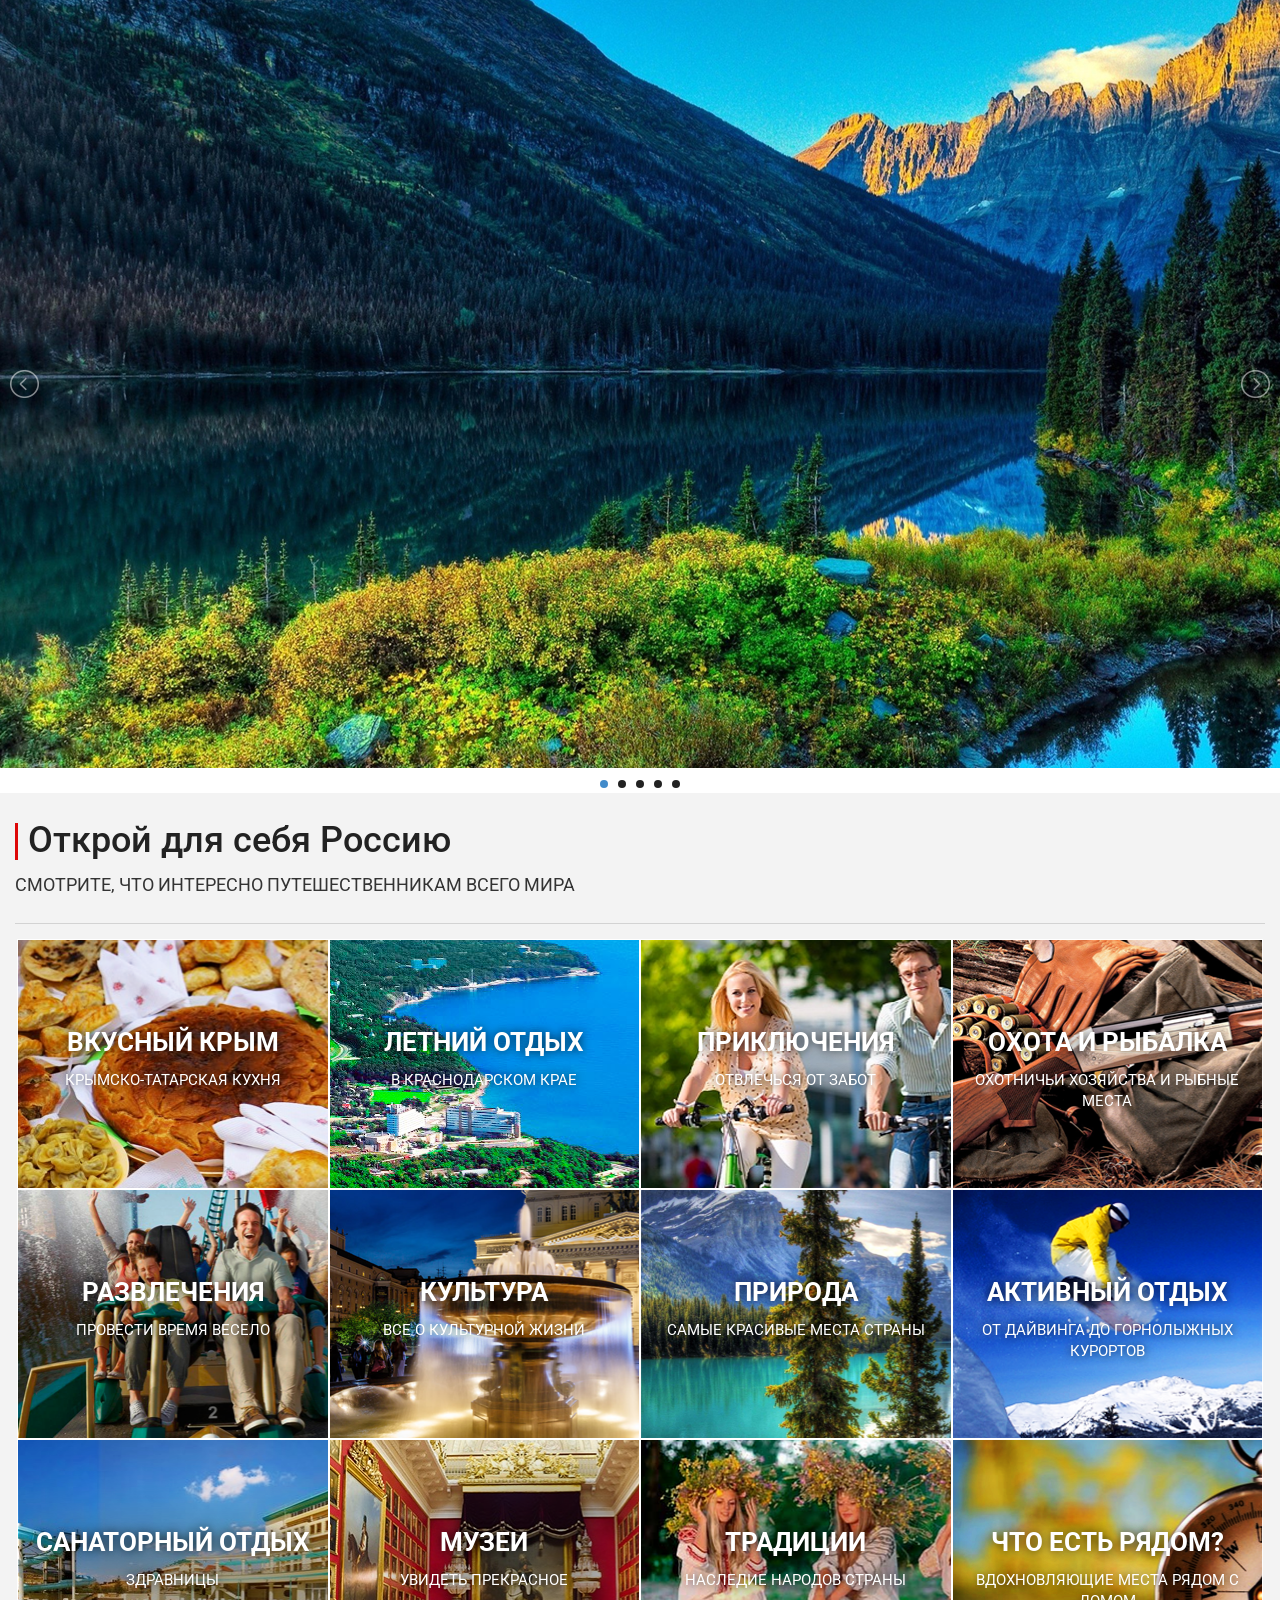
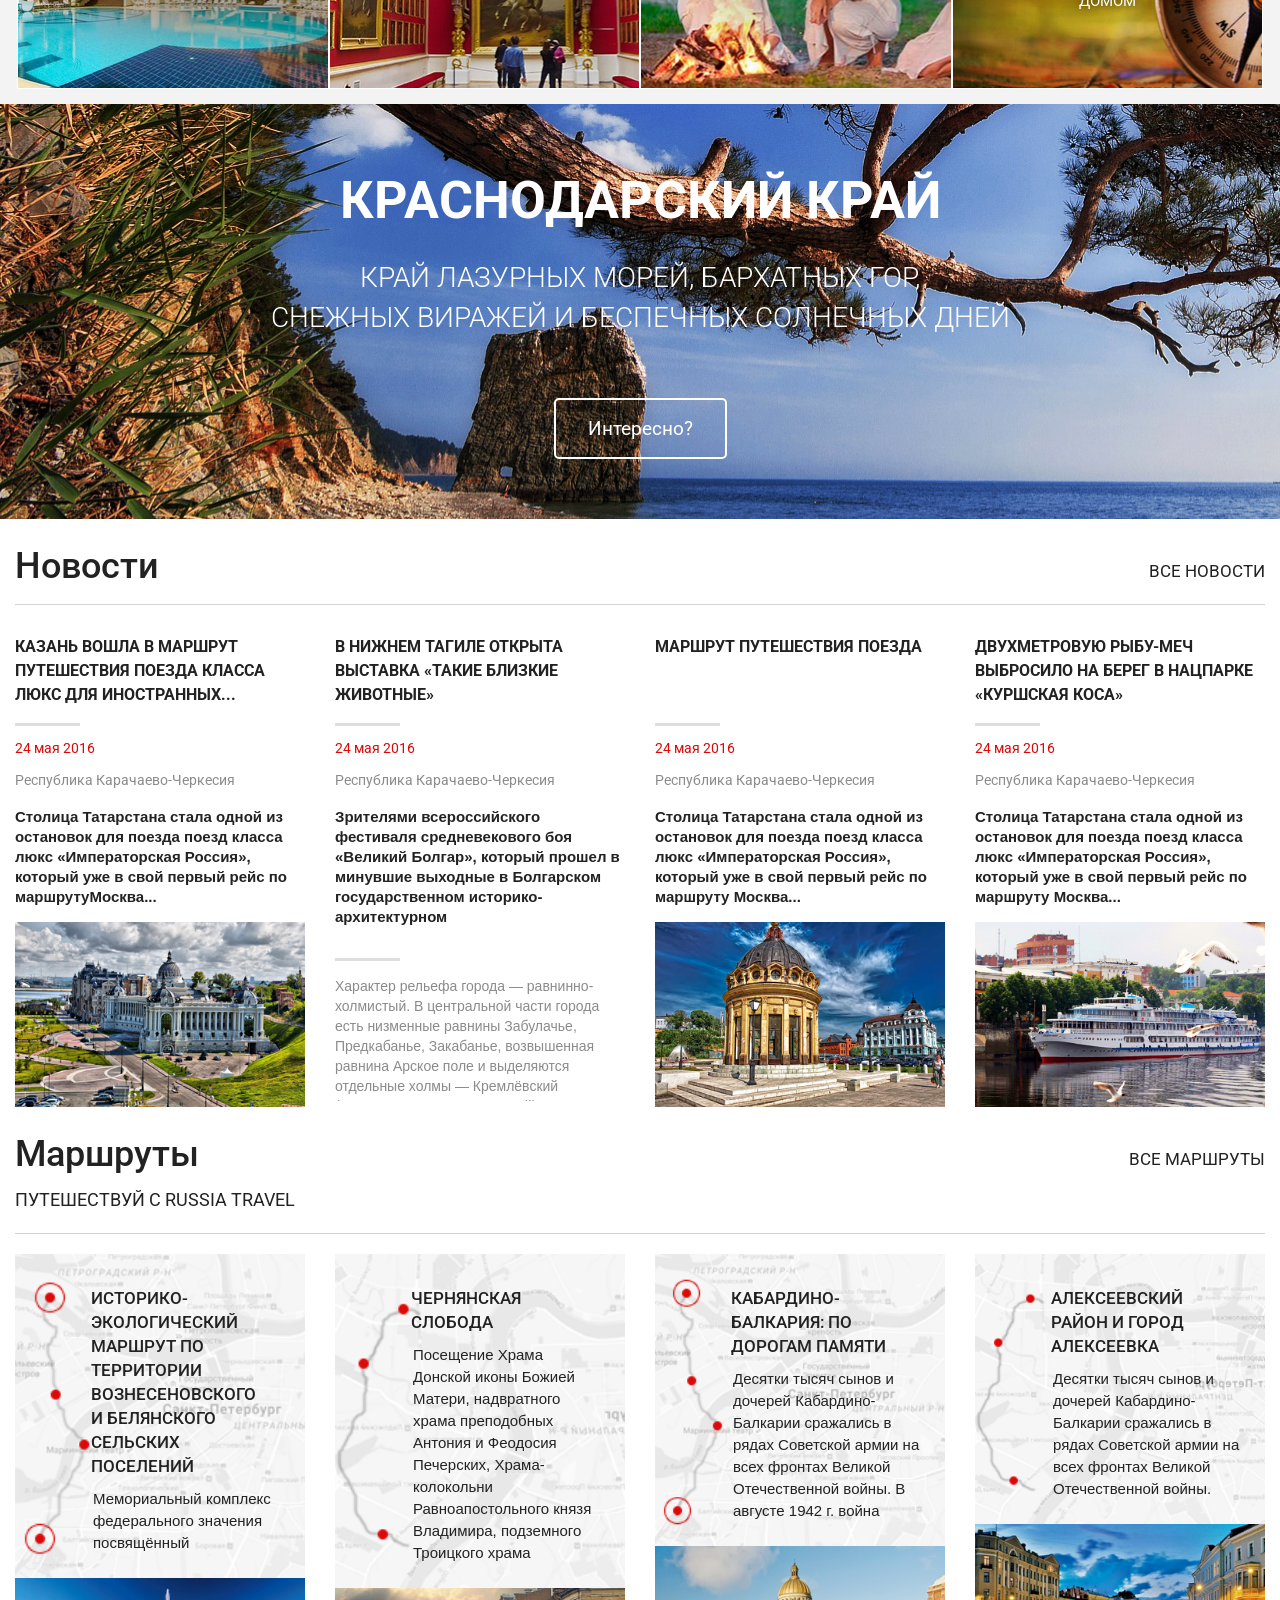
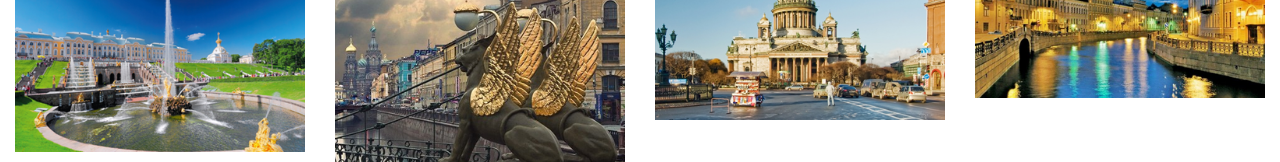
<file: app/index.html>
<!DOCTYPE html>
<html class="no-js" lang="ru">

<head>

	<meta charset="utf-8">

	<title>RussiaTravel</title>

	<meta name="description" content="">
	<meta name="keywords" content="">

	<meta property="og:title" content="" />
	<meta property="og:url" content=""/>
	<meta property="og:image" content="">
	<meta property="og:site_name" content=""/>
	<meta property="og:description" content="" />

	<meta http-equiv="X-UA-Compatible" content="IE=edge">
	<meta name="viewport" content="width=device-width, initial-scale=1, maximum-scale=1">

	<meta property="og:image" content="path/to/image.jpg">

	<link rel="shortcut icon" href="img/favicon/favicon.png" type="image/x-icon">
	<link rel="apple-touch-icon" href="img/favicon/apple-touch-icon.png">
	<link rel="apple-touch-icon" sizes="72x72" href="img/favicon/apple-touch-icon-72x72.png">
	<link rel="apple-touch-icon" sizes="114x114" href="img/favicon/apple-touch-icon-114x114.png">

	<!-- RESET -->
	<style>html,body,div,span,applet,object,iframe,h1,h2,h3,h4,h5,h6,p,blockquote,pre,a,abbr,acronym,address,big,cite,code,del,dfn,em,img,ins,kbd,q,s,samp,small,strike,strong,sub,sup,tt,var,b,u,i,center,dl,dt,dd,ol,ul,li,fieldset,form,label,legend,table,caption,tbody,tfoot,thead,tr,th,td,article,aside,canvas,details,embed,figure,figcaption,footer,header,hgroup,menu,nav,output,ruby,section,summary,time,mark,audio,video{margin:0;padding:0;border:0;font-size:100%;font:inherit;vertical-align:baseline}article,aside,details,figcaption,figure,footer,header,hgroup,menu,nav,section{display:block}body{line-height:1}ol,ul{list-style:none}blockquote,q{quotes:none}blockquote:before,blockquote:after,q:before,q:after{content:'';content:none}table{border-collapse:collapse;border-spacing:0}</style>
	<!-- Bootstrap v3.3.4 Grid Styles -->
	<style>html{font-family:sans-serif;-ms-text-size-adjust:100%;-webkit-text-size-adjust:100%}body{margin:0}article,aside,details,figcaption,figure,footer,header,hgroup,main,menu,nav,section,summary{display:block}audio,canvas,progress,video{display:inline-block;vertical-align:baseline}audio:not([controls]){display:none;height:0}[hidden],template{display:none}a{background-color:transparent}a:active,a:hover{outline:0}abbr[title]{border-bottom:1px dotted}b,strong{font-weight:bold}dfn{font-style:italic}h1{font-size:2em;margin:0.67em 0}mark{background:#ff0;color:#000}small{font-size:80%}sub,sup{font-size:75%;line-height:0;position:relative;vertical-align:baseline}sup{top:-0.5em}sub{bottom:-0.25em}img{border:0}svg:not(:root){overflow:hidden}figure{margin:1em 40px}hr{-moz-box-sizing:content-box;-webkit-box-sizing:content-box;box-sizing:content-box;height:0}pre{overflow:auto}code,kbd,pre,samp{font-family:monospace, monospace;font-size:1em}button,input,optgroup,select,textarea{color:inherit;font:inherit;margin:0}button{overflow:visible}button,select{text-transform:none}button,html input[type="button"],input[type="reset"],input[type="submit"]{-webkit-appearance:button;cursor:pointer}button[disabled],html input[disabled]{cursor:default}button::-moz-focus-inner,input::-moz-focus-inner{border:0;padding:0}input{line-height:normal}input[type="checkbox"],input[type="radio"]{-webkit-box-sizing:border-box;-moz-box-sizing:border-box;box-sizing:border-box;padding:0}input[type="number"]::-webkit-inner-spin-button,input[type="number"]::-webkit-outer-spin-button{height:auto}input[type="search"]{-webkit-appearance:textfield;-moz-box-sizing:content-box;-webkit-box-sizing:content-box;box-sizing:content-box}input[type="search"]::-webkit-search-cancel-button,input[type="search"]::-webkit-search-decoration{-webkit-appearance:none}fieldset{border:1px solid #c0c0c0;margin:0 2px;padding:0.35em 0.625em 0.75em}legend{border:0;padding:0}textarea{overflow:auto}optgroup{font-weight:bold}table{border-collapse:collapse;border-spacing:0}td,th{padding:0}*{-webkit-box-sizing:border-box;-moz-box-sizing:border-box;box-sizing:border-box}*:before,*:after{-webkit-box-sizing:border-box;-moz-box-sizing:border-box;box-sizing:border-box}html{font-size:10px;-webkit-tap-highlight-color:rgba(0,0,0,0)}body{font-family:"Helvetica Neue",Helvetica,Arial,sans-serif;font-size:14px;line-height:1.42857143;color:#333;background-color:#fff}input,button,select,textarea{font-family:inherit;font-size:inherit;line-height:inherit}a{color:#337ab7;text-decoration:none}a:hover,a:focus{color:#23527c;text-decoration:underline}a:focus{outline:thin dotted;outline:5px auto -webkit-focus-ring-color;outline-offset:-2px}figure{margin:0}img{vertical-align:middle}.img-responsive{display:block;max-width:100%;height:auto}.img-rounded{border-radius:6px}.img-thumbnail{padding:4px;line-height:1.42857143;background-color:#fff;border:1px solid #ddd;border-radius:4px;-webkit-transition:all .2s ease-in-out;-o-transition:all .2s ease-in-out;transition:all .2s ease-in-out;display:inline-block;max-width:100%;height:auto}.img-circle{border-radius:50%}hr{margin-top:20px;margin-bottom:20px;border:0;border-top:1px solid #eee}.sr-only{position:absolute;width:1px;height:1px;margin:-1px;padding:0;overflow:hidden;clip:rect(0, 0, 0, 0);border:0}.sr-only-focusable:active,.sr-only-focusable:focus{position:static;width:auto;height:auto;margin:0;overflow:visible;clip:auto}[role="button"]{cursor:pointer}.container{margin-right:auto;margin-left:auto;padding-left:15px;padding-right:15px}@media (min-width:768px){.container{width:750px}}@media (min-width:992px){.container{width:970px}}@media (min-width:1200px){.container{width:1170px}}.container-fluid{margin-right:auto;margin-left:auto;padding-left:15px;padding-right:15px}.row{margin-left:-15px;margin-right:-15px}.col-xs-1, .col-sm-1, .col-md-1, .col-lg-1, .col-xs-2, .col-sm-2, .col-md-2, .col-lg-2, .col-xs-3, .col-sm-3, .col-md-3, .col-lg-3, .col-xs-4, .col-sm-4, .col-md-4, .col-lg-4, .col-xs-5, .col-sm-5, .col-md-5, .col-lg-5, .col-xs-6, .col-sm-6, .col-md-6, .col-lg-6, .col-xs-7, .col-sm-7, .col-md-7, .col-lg-7, .col-xs-8, .col-sm-8, .col-md-8, .col-lg-8, .col-xs-9, .col-sm-9, .col-md-9, .col-lg-9, .col-xs-10, .col-sm-10, .col-md-10, .col-lg-10, .col-xs-11, .col-sm-11, .col-md-11, .col-lg-11, .col-xs-12, .col-sm-12, .col-md-12, .col-lg-12{position:relative;min-height:1px;padding-left:15px;padding-right:15px}.col-xs-1, .col-xs-2, .col-xs-3, .col-xs-4, .col-xs-5, .col-xs-6, .col-xs-7, .col-xs-8, .col-xs-9, .col-xs-10, .col-xs-11, .col-xs-12{float:left}.col-xs-12{width:100%}.col-xs-11{width:91.66666667%}.col-xs-10{width:83.33333333%}.col-xs-9{width:75%}.col-xs-8{width:66.66666667%}.col-xs-7{width:58.33333333%}.col-xs-6{width:50%}.col-xs-5{width:41.66666667%}.col-xs-4{width:33.33333333%}.col-xs-3{width:25%}.col-xs-2{width:16.66666667%}.col-xs-1{width:8.33333333%}.col-xs-pull-12{right:100%}.col-xs-pull-11{right:91.66666667%}.col-xs-pull-10{right:83.33333333%}.col-xs-pull-9{right:75%}.col-xs-pull-8{right:66.66666667%}.col-xs-pull-7{right:58.33333333%}.col-xs-pull-6{right:50%}.col-xs-pull-5{right:41.66666667%}.col-xs-pull-4{right:33.33333333%}.col-xs-pull-3{right:25%}.col-xs-pull-2{right:16.66666667%}.col-xs-pull-1{right:8.33333333%}.col-xs-pull-0{right:auto}.col-xs-push-12{left:100%}.col-xs-push-11{left:91.66666667%}.col-xs-push-10{left:83.33333333%}.col-xs-push-9{left:75%}.col-xs-push-8{left:66.66666667%}.col-xs-push-7{left:58.33333333%}.col-xs-push-6{left:50%}.col-xs-push-5{left:41.66666667%}.col-xs-push-4{left:33.33333333%}.col-xs-push-3{left:25%}.col-xs-push-2{left:16.66666667%}.col-xs-push-1{left:8.33333333%}.col-xs-push-0{left:auto}.col-xs-offset-12{margin-left:100%}.col-xs-offset-11{margin-left:91.66666667%}.col-xs-offset-10{margin-left:83.33333333%}.col-xs-offset-9{margin-left:75%}.col-xs-offset-8{margin-left:66.66666667%}.col-xs-offset-7{margin-left:58.33333333%}.col-xs-offset-6{margin-left:50%}.col-xs-offset-5{margin-left:41.66666667%}.col-xs-offset-4{margin-left:33.33333333%}.col-xs-offset-3{margin-left:25%}.col-xs-offset-2{margin-left:16.66666667%}.col-xs-offset-1{margin-left:8.33333333%}.col-xs-offset-0{margin-left:0}@media (min-width:768px){.col-sm-1, .col-sm-2, .col-sm-3, .col-sm-4, .col-sm-5, .col-sm-6, .col-sm-7, .col-sm-8, .col-sm-9, .col-sm-10, .col-sm-11, .col-sm-12{float:left}.col-sm-12{width:100%}.col-sm-11{width:91.66666667%}.col-sm-10{width:83.33333333%}.col-sm-9{width:75%}.col-sm-8{width:66.66666667%}.col-sm-7{width:58.33333333%}.col-sm-6{width:50%}.col-sm-5{width:41.66666667%}.col-sm-4{width:33.33333333%}.col-sm-3{width:25%}.col-sm-2{width:16.66666667%}.col-sm-1{width:8.33333333%}.col-sm-pull-12{right:100%}.col-sm-pull-11{right:91.66666667%}.col-sm-pull-10{right:83.33333333%}.col-sm-pull-9{right:75%}.col-sm-pull-8{right:66.66666667%}.col-sm-pull-7{right:58.33333333%}.col-sm-pull-6{right:50%}.col-sm-pull-5{right:41.66666667%}.col-sm-pull-4{right:33.33333333%}.col-sm-pull-3{right:25%}.col-sm-pull-2{right:16.66666667%}.col-sm-pull-1{right:8.33333333%}.col-sm-pull-0{right:auto}.col-sm-push-12{left:100%}.col-sm-push-11{left:91.66666667%}.col-sm-push-10{left:83.33333333%}.col-sm-push-9{left:75%}.col-sm-push-8{left:66.66666667%}.col-sm-push-7{left:58.33333333%}.col-sm-push-6{left:50%}.col-sm-push-5{left:41.66666667%}.col-sm-push-4{left:33.33333333%}.col-sm-push-3{left:25%}.col-sm-push-2{left:16.66666667%}.col-sm-push-1{left:8.33333333%}.col-sm-push-0{left:auto}.col-sm-offset-12{margin-left:100%}.col-sm-offset-11{margin-left:91.66666667%}.col-sm-offset-10{margin-left:83.33333333%}.col-sm-offset-9{margin-left:75%}.col-sm-offset-8{margin-left:66.66666667%}.col-sm-offset-7{margin-left:58.33333333%}.col-sm-offset-6{margin-left:50%}.col-sm-offset-5{margin-left:41.66666667%}.col-sm-offset-4{margin-left:33.33333333%}.col-sm-offset-3{margin-left:25%}.col-sm-offset-2{margin-left:16.66666667%}.col-sm-offset-1{margin-left:8.33333333%}.col-sm-offset-0{margin-left:0}}@media (min-width:992px){.col-md-1, .col-md-2, .col-md-3, .col-md-4, .col-md-5, .col-md-6, .col-md-7, .col-md-8, .col-md-9, .col-md-10, .col-md-11, .col-md-12{float:left}.col-md-12{width:100%}.col-md-11{width:91.66666667%}.col-md-10{width:83.33333333%}.col-md-9{width:75%}.col-md-8{width:66.66666667%}.col-md-7{width:58.33333333%}.col-md-6{width:50%}.col-md-5{width:41.66666667%}.col-md-4{width:33.33333333%}.col-md-3{width:25%}.col-md-2{width:16.66666667%}.col-md-1{width:8.33333333%}.col-md-pull-12{right:100%}.col-md-pull-11{right:91.66666667%}.col-md-pull-10{right:83.33333333%}.col-md-pull-9{right:75%}.col-md-pull-8{right:66.66666667%}.col-md-pull-7{right:58.33333333%}.col-md-pull-6{right:50%}.col-md-pull-5{right:41.66666667%}.col-md-pull-4{right:33.33333333%}.col-md-pull-3{right:25%}.col-md-pull-2{right:16.66666667%}.col-md-pull-1{right:8.33333333%}.col-md-pull-0{right:auto}.col-md-push-12{left:100%}.col-md-push-11{left:91.66666667%}.col-md-push-10{left:83.33333333%}.col-md-push-9{left:75%}.col-md-push-8{left:66.66666667%}.col-md-push-7{left:58.33333333%}.col-md-push-6{left:50%}.col-md-push-5{left:41.66666667%}.col-md-push-4{left:33.33333333%}.col-md-push-3{left:25%}.col-md-push-2{left:16.66666667%}.col-md-push-1{left:8.33333333%}.col-md-push-0{left:auto}.col-md-offset-12{margin-left:100%}.col-md-offset-11{margin-left:91.66666667%}.col-md-offset-10{margin-left:83.33333333%}.col-md-offset-9{margin-left:75%}.col-md-offset-8{margin-left:66.66666667%}.col-md-offset-7{margin-left:58.33333333%}.col-md-offset-6{margin-left:50%}.col-md-offset-5{margin-left:41.66666667%}.col-md-offset-4{margin-left:33.33333333%}.col-md-offset-3{margin-left:25%}.col-md-offset-2{margin-left:16.66666667%}.col-md-offset-1{margin-left:8.33333333%}.col-md-offset-0{margin-left:0}}@media (min-width:1200px){.col-lg-1, .col-lg-2, .col-lg-3, .col-lg-4, .col-lg-5, .col-lg-6, .col-lg-7, .col-lg-8, .col-lg-9, .col-lg-10, .col-lg-11, .col-lg-12{float:left}.col-lg-12{width:100%}.col-lg-11{width:91.66666667%}.col-lg-10{width:83.33333333%}.col-lg-9{width:75%}.col-lg-8{width:66.66666667%}.col-lg-7{width:58.33333333%}.col-lg-6{width:50%}.col-lg-5{width:41.66666667%}.col-lg-4{width:33.33333333%}.col-lg-3{width:25%}.col-lg-2{width:16.66666667%}.col-lg-1{width:8.33333333%}.col-lg-pull-12{right:100%}.col-lg-pull-11{right:91.66666667%}.col-lg-pull-10{right:83.33333333%}.col-lg-pull-9{right:75%}.col-lg-pull-8{right:66.66666667%}.col-lg-pull-7{right:58.33333333%}.col-lg-pull-6{right:50%}.col-lg-pull-5{right:41.66666667%}.col-lg-pull-4{right:33.33333333%}.col-lg-pull-3{right:25%}.col-lg-pull-2{right:16.66666667%}.col-lg-pull-1{right:8.33333333%}.col-lg-pull-0{right:auto}.col-lg-push-12{left:100%}.col-lg-push-11{left:91.66666667%}.col-lg-push-10{left:83.33333333%}.col-lg-push-9{left:75%}.col-lg-push-8{left:66.66666667%}.col-lg-push-7{left:58.33333333%}.col-lg-push-6{left:50%}.col-lg-push-5{left:41.66666667%}.col-lg-push-4{left:33.33333333%}.col-lg-push-3{left:25%}.col-lg-push-2{left:16.66666667%}.col-lg-push-1{left:8.33333333%}.col-lg-push-0{left:auto}.col-lg-offset-12{margin-left:100%}.col-lg-offset-11{margin-left:91.66666667%}.col-lg-offset-10{margin-left:83.33333333%}.col-lg-offset-9{margin-left:75%}.col-lg-offset-8{margin-left:66.66666667%}.col-lg-offset-7{margin-left:58.33333333%}.col-lg-offset-6{margin-left:50%}.col-lg-offset-5{margin-left:41.66666667%}.col-lg-offset-4{margin-left:33.33333333%}.col-lg-offset-3{margin-left:25%}.col-lg-offset-2{margin-left:16.66666667%}.col-lg-offset-1{margin-left:8.33333333%}.col-lg-offset-0{margin-left:0}}.clearfix:before,.clearfix:after,.container:before,.container:after,.container-fluid:before,.container-fluid:after,.row:before,.row:after{content:" ";display:table}.clearfix:after,.container:after,.container-fluid:after,.row:after{clear:both}.center-block{display:block;margin-left:auto;margin-right:auto}.pull-right{float:right !important}.pull-left{float:left !important}.hide{display:none !important}.show{display:block !important}.invisible{visibility:hidden}.text-hide{font:0/0 a;color:transparent;text-shadow:none;background-color:transparent;border:0}.hidden{display:none !important}.affix{position:fixed}@-ms-viewport{width:device-width}.visible-xs,.visible-sm,.visible-md,.visible-lg{display:none !important}.visible-xs-block,.visible-xs-inline,.visible-xs-inline-block,.visible-sm-block,.visible-sm-inline,.visible-sm-inline-block,.visible-md-block,.visible-md-inline,.visible-md-inline-block,.visible-lg-block,.visible-lg-inline,.visible-lg-inline-block{display:none !important}@media (max-width:767px){.visible-xs{display:block !important}table.visible-xs{display:table}tr.visible-xs{display:table-row !important}th.visible-xs,td.visible-xs{display:table-cell !important}}@media (max-width:767px){.visible-xs-block{display:block !important}}@media (max-width:767px){.visible-xs-inline{display:inline !important}}@media (max-width:767px){.visible-xs-inline-block{display:inline-block !important}}@media (min-width:768px) and (max-width:991px){.visible-sm{display:block !important}table.visible-sm{display:table}tr.visible-sm{display:table-row !important}th.visible-sm,td.visible-sm{display:table-cell !important}}@media (min-width:768px) and (max-width:991px){.visible-sm-block{display:block !important}}@media (min-width:768px) and (max-width:991px){.visible-sm-inline{display:inline !important}}@media (min-width:768px) and (max-width:991px){.visible-sm-inline-block{display:inline-block !important}}@media (min-width:992px) and (max-width:1199px){.visible-md{display:block !important}table.visible-md{display:table}tr.visible-md{display:table-row !important}th.visible-md,td.visible-md{display:table-cell !important}}@media (min-width:992px) and (max-width:1199px){.visible-md-block{display:block !important}}@media (min-width:992px) and (max-width:1199px){.visible-md-inline{display:inline !important}}@media (min-width:992px) and (max-width:1199px){.visible-md-inline-block{display:inline-block !important}}@media (min-width:1200px){.visible-lg{display:block !important}table.visible-lg{display:table}tr.visible-lg{display:table-row !important}th.visible-lg,td.visible-lg{display:table-cell !important}}@media (min-width:1200px){.visible-lg-block{display:block !important}}@media (min-width:1200px){.visible-lg-inline{display:inline !important}}@media (min-width:1200px){.visible-lg-inline-block{display:inline-block !important}}@media (max-width:767px){.hidden-xs{display:none !important}}@media (min-width:768px) and (max-width:991px){.hidden-sm{display:none !important}}@media (min-width:992px) and (max-width:1199px){.hidden-md{display:none !important}}@media (min-width:1200px){.hidden-lg{display:none !important}}.visible-print{display:none !important}@media print{.visible-print{display:block !important}table.visible-print{display:table}tr.visible-print{display:table-row !important}th.visible-print,td.visible-print{display:table-cell !important}}.visible-print-block{display:none !important}@media print{.visible-print-block{display:block !important}}.visible-print-inline{display:none !important}@media print{.visible-print-inline{display:inline !important}}.visible-print-inline-block{display:none !important}@media print{.visible-print-inline-block{display:inline-block !important}}@media print{.hidden-print{display:none !important}}</style>
	<!-- FONTS+HEADER -->
	<style></style>

	<!-- Load CSS, CSS Localstorage & WebFonts Main Function -->
	<script>!function(e){"use strict";function t(e,t,n){e.addEventListener?e.addEventListener(t,n,!1):e.attachEvent&&e.attachEvent("on"+t,n)}function n(t,n){return e.localStorage&&localStorage[t+"_content"]&&localStorage[t+"_file"]===n}function a(t,a){if(e.localStorage&&e.XMLHttpRequest)n(t,a)?o(localStorage[t+"_content"]):l(t,a);else{var s=r.createElement("link");s.href=a,s.id=t,s.rel="stylesheet",s.type="text/css",r.getElementsByTagName("head")[0].appendChild(s),r.cookie=t}}function l(e,t){var n=new XMLHttpRequest;n.open("GET",t,!0),n.onreadystatechange=function(){4===n.readyState&&200===n.status&&(o(n.responseText),localStorage[e+"_content"]=n.responseText,localStorage[e+"_file"]=t)},n.send()}function o(e){var t=r.createElement("style");t.setAttribute("type","text/css"),r.getElementsByTagName("head")[0].appendChild(t),t.styleSheet?t.styleSheet.cssText=e:t.innerHTML=e}var r=e.document;e.loadCSS=function(e,t,n){var a,l=r.createElement("link");if(t)a=t;else{var o;o=r.querySelectorAll?r.querySelectorAll("style,link[rel=stylesheet],script"):(r.body||r.getElementsByTagName("head")[0]).childNodes,a=o[o.length-1]}var s=r.styleSheets;l.rel="stylesheet",l.href=e,l.media="only x",a.parentNode.insertBefore(l,t?a:a.nextSibling);var c=function(e){for(var t=l.href,n=s.length;n--;)if(s[n].href===t)return e();setTimeout(function(){c(e)})};return l.onloadcssdefined=c,c(function(){l.media=n||"all"}),l},e.loadLocalStorageCSS=function(l,o){n(l,o)||r.cookie.indexOf(l)>-1?a(l,o):t(e,"load",function(){a(l,o)})}}(this);</script>

	<link rel="stylesheet" href="css/fonts.css">
	<link rel="stylesheet" href="css/header.css">
	<!-- Load CSS Start -->
	<!-- <script>loadCSS( "css/fonts.css?ver=1.0.0", false, "all" );</script> -->
	<!-- <script>loadCSS( "css/header.css?ver=1.0.0", false, "all" );</script> -->
	<script>loadCSS( "css/main.css?ver=1.0.0", false, "all" );</script>
	<script>loadCSS( "libs/fancyBox/jquery.fancybox.css?ver=1.0.0", false, "all" );</script>
	<!-- Load CSS End -->

	<!-- Load CSS Compiled without JS -->
	<noscript>
		<link rel="stylesheet" href="css/fonts.css">
		<link rel="stylesheet" href="css/main.css">
	</noscript>

</head>

<body>
	<header>
	<ul id="header-slider" class="gallery content-slider list-unstyled clearfix header-slider">
		<li style="background-image: url(img/raster/slider-bg.png)"></li>
		<li style="background-image: url(img/raster/slider-bg.png)"></li>
		<li style="background-image: url(img/raster/slider-bg.png)"></li>
		<li style="background-image: url(img/raster/slider-bg.png)"></li>
		<li style="background-image: url(img/raster/slider-bg.png)"></li>
	</ul>
</header>

	<section class="bg-grey">
		<div class="inner">
			<div class="container-fluid">
				<div class="row">
					<div class="col-xs-12">
						<h3 class="h3-border">
							Открой для себя Россию
						</h3>
						<p>
							Смотрите, что интересно путешественникам всего Мира
						</p>
					</div>
				</div>
				<div class="or-border"></div>
				<div class="row or">
					<a href="#" class="col-md-3 or__item" style="background-image: url('img/raster/cake.png')">
                    <span>
                        Вкусный крым
                    </span>
						<p>
							Крымско-татарская кухня
						</p>
					</a>

					<a href="#" class="col-md-3 or__item" style="background-image: url('img/raster/sea.png')">
                    <span>
                        Летний отдых
                    </span>
						<p>
							В краснодарском крае
						</p>
					</a>

					<a href="#" class="col-md-3 or__item" style="background-image: url('img/raster/bikes.png')">
                    <span>
                        Приключения
                    </span>
						<p>
							Отвлечься от забот
						</p>
					</a>

					<a href="#" class="col-md-3 or__item" style="background-image: url('img/raster/fish.png')">
                    <span>
                        Охота и рыбалка
                    </span>
						<p>
							Охотничьи хозяйства и рыбные места
						</p>
					</a>

					<a href="#" class="col-md-3 or__item" style="background-image: url('img/raster/fun.png')">
                    <span>
                        Развлечения
                    </span>
						<p>
							Провести время весело
						</p>
					</a>

					<a href="#" class="col-md-3 or__item" style="background-image: url('img/raster/culture.png')">
                    <span>
                        Культура
                    </span>
						<p>
							Все о культурной жизни
						</p>
					</a>

					<a href="#" class="col-md-3 or__item" style="background-image: url('img/raster/ nature.png')">
                    <span>
                        Природа
                    </span>
						<p>
							Самые красивые места страны
						</p>
					</a>

					<a href="#" class="col-md-3 or__item" style="background-image: url('img/raster/active.png')">
                    <span>
                        Активный отдых
                    </span>
						<p>
							От дайвинга до горнолыжных курортов
						</p>
					</a>

					<a href="#" class="col-md-3 or__item" style="background-image: url('img/raster/relax.png')">
                    <span>
                        Санаторный отдых
                    </span>
						<p>
							Здравницы
						</p>
					</a>

					<a href="#" class="col-md-3 or__item" style="background-image: url('img/raster/museum.png')">
                    <span>
                        Музеи
                    </span>
						<p>
							Увидеть прекрасное
						</p>
					</a>

					<a href="#" class="col-md-3 or__item" style="background-image: url('img/raster/tradition.png')">
                    <span>
                        Традиции
                    </span>
						<p>
							Наследие народов страны
						</p>

					</a>

					<a href="#" class="col-md-3 or__item" style="background-image: url('img/raster/compas.png')">
                    <span>
                        Что есть рядом?
                    </span>
						<p>
							Вдохновляющие места рядом с домом
						</p>
					</a>
				</div>
			</div>
		</div>
	</section>



	<div class="krasnodar">
		<div class="inner">
			<div class="container-fluid">
				<div class="row">
					<div class="col-xs-12">
						<h2>
							Краснодарский край
						</h2>
					</div>
				</div>
				<div class="row">
					<div class="col-xs-12">
						<p class="p-thin">
							Край лазурных морей, бархатных гор,<br>
							Снежных виражей и беспечных солнечных дней
						</p>
					</div>
				</div>
				<div class="row">
					<div class="col-lg-12">
						<button class="kr-btn btn-overall">
							Интересно?
						</button>
					</div>
				</div>
			</div>
		</div>
	</div>


	<div class="news-mid">
		<div class="inner">
			<div class="container-fluid">
				<div class="row">
					<div class="col-xs-12 col-sm-12 col-md-12 col-lg-12">
						<div class="news pull-left news-left">
							<h3>Новости</h3>
						</div>
						<a class="pull-right news-right">Все новости</a>
					</div>
				</div>
				<div class="news-bord">
					<div class="row">
						<div class="col-xs-12 col-md-3 col-sm-6 col-lg-3 news-mid__item">
							<h4>Казань вошла в маршрут путешествия поезда класса люкс для иностранных...</h4>
							<div class="line"></div>
							<p class="data">24 мая 2016</p>
							<p class="locale">Республика Карачаево-Черкесия</p>
							<p class="info-sity">Столица Татарстана стала одной из остановок для поезда поезд класса люкс «Императорская Россия», который уже в свой первый рейс по маршрутуМосква...
							</p>
							<img src="img/-----68.png" alt="sobor">
						</div>
						<div class="col-xs-12 col-md-3 col-sm-6 col-lg-3 news-mid__item">
							<h4>В Нижнем Тагиле открыта выставка «Такие близкие животные»</h4>
							<div class="line"></div>
							<p class="data">24 мая 2016</p>
							<p class="locale">Республика Карачаево-Черкесия</p>
							<p class="info-sity">Зрителями всероссийского фестиваля средневекового боя «Великий Болгар», который прошел в минувшие выходные в Болгарском государственном историко-архитектурном
							</p>
							<div class="line"></div>
							<p class="news-ser">
								Характер рельефа города — равнинно-холмистый. В центральной части города есть низменные равнины Забулачье, Предкабанье, Закабанье, возвышенная равнина Арское поле и выделяются отдельные холмы — Кремлёвский (Кремлёвско-Университетский), Марусовский, Федосеевский, Первые Горки, Вторые Горки, Аметьево, Ново-Татарская Слобода, и другие. В направлении на юго-восток и восток территория города
								в целом плавно повышается, и крупные жилые массивы Горки, Азино, а также Нагорный, Дербышки расположены на изовысотах 20-40 метров и выше,.</p>
						</div>
						<div class="col-xs-12 col-md-3 col-sm-6 col-lg-3 news-mid__item">
							<h4>маршрут путешествия поезда</h4>
							<div class="line"></div>
							<p class="data">24 мая 2016</p>
							<p class="locale">Республика Карачаево-Черкесия</p>
							<p class="info-sity">Столица Татарстана стала одной из остановок для поезда поезд класса люкс «Императорская Россия», который уже в свой первый рейс по маршруту Москва...
							</p>
							<img src="img/-----70.png" alt="sobor">
						</div>
						<div class="col-xs-12 col-md-3 col-sm-6 col-lg-3 news-mid__item">
							<h4>Двухметровую рыбу-меч выбросило на берег в нацпарке «Куршская коса» </h4>
							<div class="line"></div>
							<p class="data">24 мая 2016</p>
							<p class="locale">Республика Карачаево-Черкесия</p>
							<p class="info-sity">Столица Татарстана стала одной из остановок для поезда поезд класса люкс «Императорская Россия», который уже в свой первый рейс по маршруту Москва...
							</p>
							<img src="img/-----85.png" alt="sobor">
						</div>
					</div>
				</div>
			</div>
		</div>
	</div>
	<div class="routes">
		<div class="inner">
			<div class="container-fluid">
				<div class="row">
					<div class="col-md-12">
						<div class="news pull-left">
							<h3>Маршруты</h3>
							<p>Путешествуй с Russia Travel</p>
						</div>
						<a class="pull-right news-right">Все маршруты</a>
					</div>
				</div>
				<div class="news-bord">
					<div class="row">
						<div class="col-xs-12 col-sm-6 col-md-3 col-lg-3 routes__item">
							<div class="routes__item__top" style="background-image: url(img/slice-1.png);">
								<p class="routes__item__p1">Историко-экологический маршрут по территории Вознесеновского и Белянского сельских поселений</p>
								<p class="routes__item__p2">Мемориальный комплекс федерального значения посвящённый </p>
							</div>
							<div class="routes__item__bottom">
								<img src="img/-----58.png">
							</div>
						</div>
						<div class="col-xs-12 col-sm-6 col-md-3 col-lg-3 routes__item">
							<div class="routes__item__top" style="background-image: url(img/slice-3.png);">
								<p class="routes__item__p1">Чернянская слобода</p>
								<p class="routes__item__p2">Посещение Храма Донской иконы Божией Матери, надвратного храма преподобных Антония и Феодосия Печерских, Храма- колокольни Равноапостольного князя Владимира, подземного Троицкого храма</p>
							</div>
							<div class="routes__item__bottom">
								<img src="img/-----76.png">
							</div>
						</div>
						<div class="col-xs-12 col-sm-6 col-md-3 col-lg-3 routes__item">
							<div class="routes__item__top" style="background-image: url(img/slice-1.png);">
								<p class="routes__item__p1">Кабардино-Балкария: По дорогам памяти</p>
								<p class="routes__item__p2">Десятки тысяч сынов и дочерей Кабардино-Балкарии сражались в рядах Советской армии на всех фронтах Великой Отечественной войны. В августе 1942 г. война</p>
							</div>
							<div class="routes__item__bottom">
								<img src="img/-----75.png">
							</div>
						</div>
						<div class="col-xs-12 col-sm-6 col-md-3 col-lg-3 routes__item">
							<div class="routes__item__top" style="background-image: url(img/slice-3.png);">
								<p class="routes__item__p1">Алексеевский район и город Алексеевка</p>
								<p class="routes__item__p2">Десятки тысяч сынов и дочерей Кабардино-Балкарии сражались в рядах Советской армии на всех фронтах Великой Отечественной войны.</p>
							</div>
							<div class="routes__item__bottom">
								<img src="img/-----84.png">
							</div>
						</div>
					</div>
				</div>
			</div>
		</div>
	</div>



	<!--[if lt IE 9]>
	<script src="libs/html5shiv/es5-shim.min.js"></script>
	<script src="libs/html5shiv/html5shiv.min.js"></script>
	<script src="libs/html5shiv/html5shiv-printshiv.min.js"></script>
	<script src="libs/respond/respond.min.js"></script>
	<![endif]-->

	<!-- Load Scripts Start -->
	<script>var scr = {"scripts":[
		{"src" : "js/libs.js", "async" : false},
		{"src" : "js/common.js", "async" : false}
		]};!function(t,n,r){"use strict";var c=function(t){if("[object Array]"!==Object.prototype.toString.call(t))return!1;for(var r=0;r<t.length;r++){var c=n.createElement("script"),e=t[r];c.src=e.src,c.async=e.async,n.body.appendChild(c)}return!0};t.addEventListener?t.addEventListener("load",function(){c(r.scripts);},!1):t.attachEvent?t.attachEvent("onload",function(){c(r.scripts)}):t.onload=function(){c(r.scripts)}}(window,document,scr);
	</script>
	<!-- Load Scripts End -->

</body>
</html>
</file>
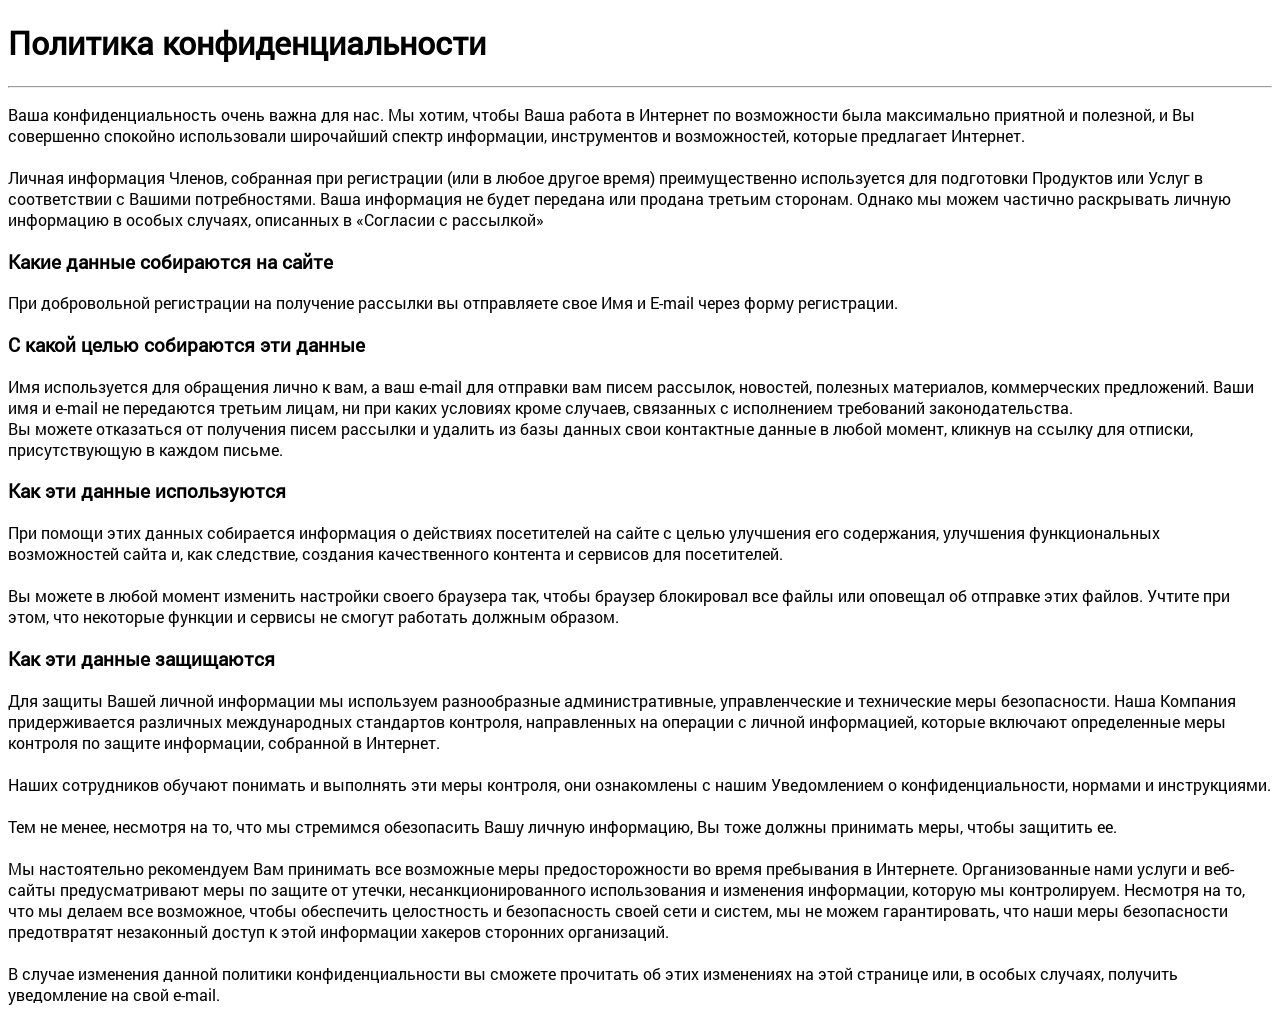
<file: app/doc/1.html>
<!DOCTYPE html>
<html lang="ru">
<head>
	<meta charset="utf-8">
	<title>Политика конфиденциальности</title>
	<link rel="stylesheet" href="../css/fonts.css">
	<style>
		@media only screen and (max-width : 480px) {
			h1{
				font-size: 24px;
			}
		}
		body{
			font-family: "RobotoRegular";
		}
		h1,h2,h3,h4,h5,h6{
			font-family: "RobotoRegular";
		}
	</style>
</head>
<body>
<div class="wrapper_popap_footer">
	<h1>Политика конфиденциальности</h1>
	<hr>

	<p>Ваша конфиденциальность очень важна для нас. Мы хотим, чтобы Ваша работа в Интернет по возможности была максимально приятной и полезной, и Вы совершенно спокойно использовали широчайший спектр информации, инструментов и возможностей, которые предлагает Интернет.
	<br><br>
	Личная информация Членов, собранная при регистрации (или в любое другое время) преимущественно используется для подготовки Продуктов или Услуг в соответствии с Вашими потребностями. Ваша информация не будет передана или продана третьим сторонам. Однако мы можем частично раскрывать личную информацию в особых случаях, описанных в «Согласии с рассылкой»</p>

	<h3>Какие данные собираются на сайте</h3>

	<p>При добровольной регистрации на получение рассылки вы отправляете свое Имя и E-mail через форму регистрации.</p>

	<h3>С какой целью собираются эти данные</h3>

	<p>Имя используется для обращения лично к вам, а ваш e-mail для отправки вам писем рассылок, новостей, полезных материалов, коммерческих предложений.
	Ваши имя и e-mail не передаются третьим лицам, ни при каких условиях кроме случаев, связанных с исполнением требований законодательства.
	<br>
	Вы можете отказаться от получения писем рассылки и удалить из базы данных свои контактные данные в любой момент, кликнув на ссылку для отписки, присутствующую в каждом письме.</p>

	<h3>Как эти данные используются</h3>

	<p>При помощи этих данных собирается информация о действиях посетителей на сайте с целью улучшения его содержания, улучшения функциональных возможностей сайта и, как следствие, создания качественного контента и сервисов для посетителей.
	<br><br>
	Вы можете в любой момент изменить настройки своего браузера так, чтобы браузер блокировал все файлы или оповещал об отправке этих файлов. Учтите при этом, что некоторые функции и сервисы не смогут работать должным образом.
	</p>

	<h3>Как эти данные защищаются</h3>

	Для защиты Вашей личной информации мы используем разнообразные административные, управленческие и технические меры безопасности. Наша Компания придерживается различных международных стандартов контроля, направленных на операции с личной информацией, которые включают определенные меры контроля по защите информации, собранной в Интернет.
	<br><br>
	Наших сотрудников обучают понимать и выполнять эти меры контроля, они ознакомлены с нашим Уведомлением о конфиденциальности, нормами и инструкциями.
	<br><br>
	Тем не менее, несмотря на то, что мы стремимся обезопасить Вашу личную информацию, Вы тоже должны принимать меры, чтобы защитить ее.
	<br><br>
	Мы настоятельно рекомендуем Вам принимать все возможные меры предосторожности во время пребывания в Интернете. Организованные нами услуги и веб-сайты предусматривают меры по защите от утечки, несанкционированного использования и изменения информации, которую мы контролируем. Несмотря на то, что мы делаем все возможное, чтобы обеспечить целостность и безопасность своей сети и систем, мы не можем гарантировать, что наши меры безопасности предотвратят незаконный доступ к этой информации хакеров сторонних организаций.
	<br><br>
	В случае изменения данной политики конфиденциальности вы сможете прочитать об этих изменениях на этой странице или, в особых случаях, получить уведомление на свой e-mail.
</div>
</body>
</html>
</file>
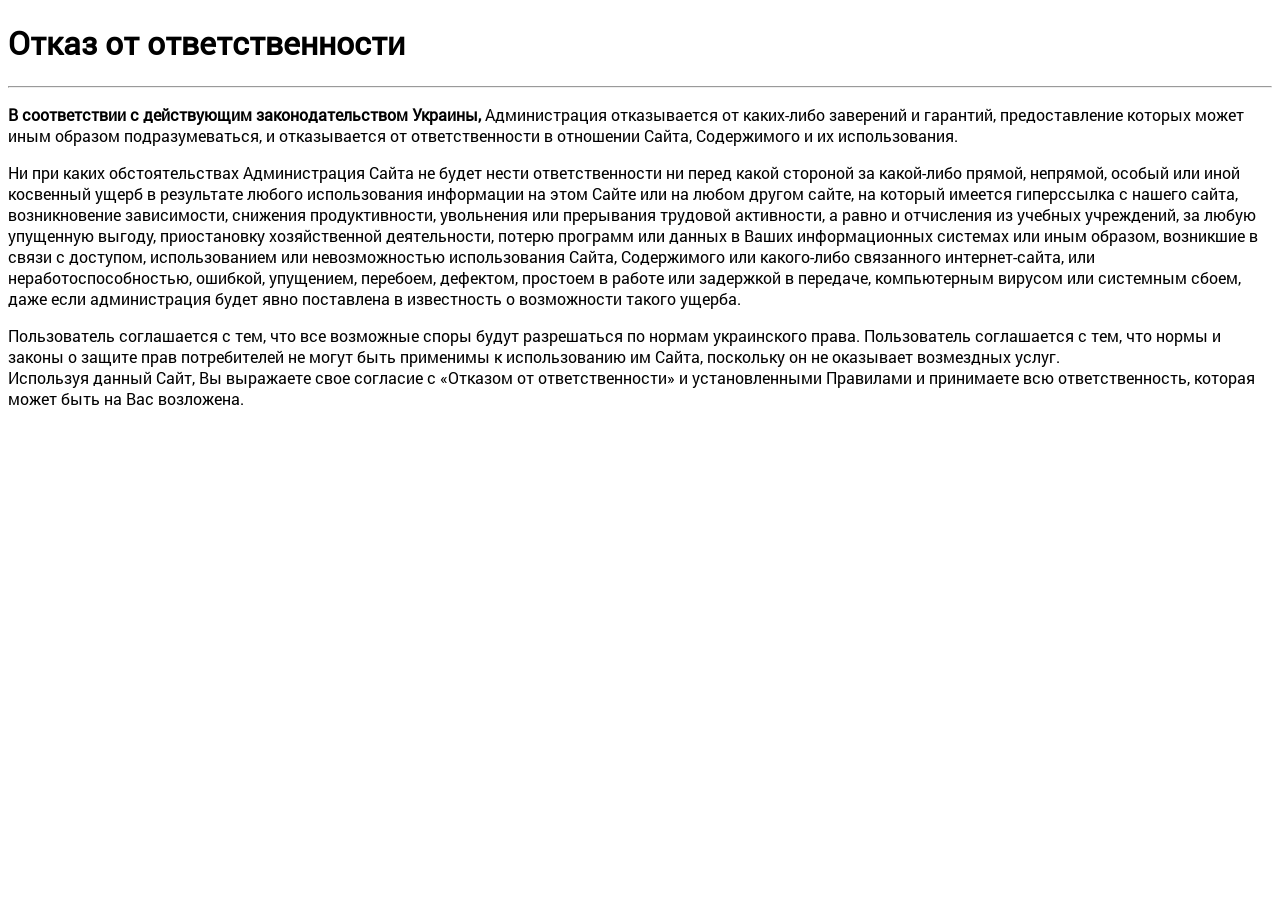
<file: app/doc/2.html>
<!DOCTYPE html>
<html lang="ru">
<head>
	<meta charset="utf-8">
	<title>Отказ от ответственности</title>
	<link rel="stylesheet" href="../css/fonts.css">
	<style>
		@media only screen and (max-width : 480px) {
			h1{
				font-size: 24px;
			}
		}
		body{
			font-family: "RobotoRegular";
		}
		h1,h2,h3,h4,h5,h6{
			font-family: "RobotoRegular";
		}
	</style>
</head>
<body>
<div class="wrapper_popap_footer">
	<h1>Отказ от ответственности</h1>
	<hr>

	<p><b>В соответствии с действующим законодательством Украины,</b> Администрация отказывается от каких-либо заверений и гарантий, предоставление которых может иным образом подразумеваться, и отказывается от ответственности в отношении Сайта, Содержимого и их использования.</p>

	<p>Ни при каких обстоятельствах Администрация Сайта не будет нести ответственности ни перед какой стороной за какой-либо прямой, непрямой, особый или иной косвенный ущерб в результате любого использования информации на этом Сайте или на любом другом сайте, на который имеется гиперссылка с нашего cайта, возникновение зависимости, снижения продуктивности, увольнения или прерывания трудовой активности, а равно и отчисления из учебных учреждений, за любую упущенную выгоду, приостановку хозяйственной деятельности, потерю программ или данных в Ваших информационных системах или иным образом, возникшие в связи с доступом, использованием или невозможностью использования Сайта, Содержимого или какого-либо связанного интернет-сайта, или неработоспособностью, ошибкой, упущением, перебоем, дефектом, простоем в работе или задержкой в передаче, компьютерным вирусом или системным сбоем, даже если администрация будет явно поставлена в известность о возможности такого ущерба.</p>

	Пользователь соглашается с тем, что все возможные споры будут разрешаться по нормам украинского права.
	Пользователь соглашается с тем, что нормы и законы о защите прав потребителей не могут быть применимы к использованию им Сайта, поскольку он не оказывает возмездных услуг.
	<br>
	Используя данный Сайт, Вы выражаете свое согласие с «Отказом от ответственности» и установленными Правилами и принимаете всю ответственность, которая может быть на Вас возложена.
</div>
</body>
</html>
</file>
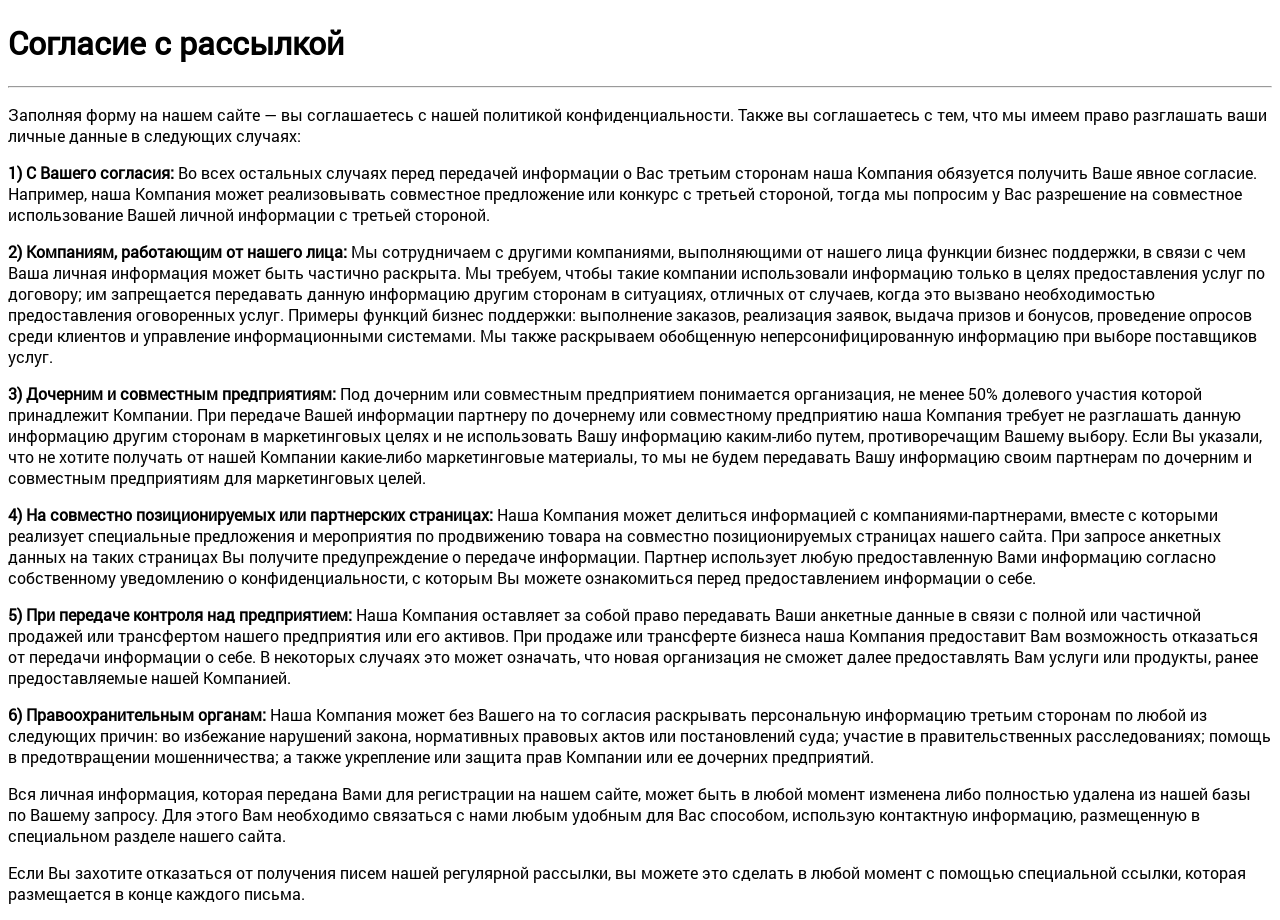
<file: app/doc/3.html>
<!DOCTYPE html>
<html lang="ru">
<head>
	<meta charset="utf-8">
	<title>Согласие с рассылкой</title>
	<link rel="stylesheet" href="../css/fonts.css">
	<style>
		@media only screen and (max-width : 480px) {
			h1{
				font-size: 24px;
			}
		}
		body{
			font-family: "RobotoRegular";
		}
		h1,h2,h3,h4,h5,h6{
			font-family: "RobotoRegular";
		}
	</style>
</head>
<body>
<div class="wrapper_popap_footer">
	<h1>Согласие с рассылкой</h1>
	<hr>
	<p>Заполняя форму на нашем сайте — вы соглашаетесь с нашей политикой конфиденциальности. Также вы соглашаетесь с тем, что мы имеем право разглашать ваши личные данные в следующих случаях:</p>

	<p><b>1) С Вашего согласия:</b> Во всех остальных случаях перед передачей информации о Вас третьим сторонам наша Компания обязуется получить Ваше явное согласие. Например, наша Компания может реализовывать совместное предложение или конкурс с третьей стороной, тогда мы попросим у Вас разрешение на совместное использование Вашей личной информации с третьей стороной.</p>

	<p><b>2) Компаниям, работающим от нашего лица:</b> Мы сотрудничаем с другими компаниями, выполняющими от нашего лица функции бизнес поддержки, в связи с чем Ваша личная информация может быть частично раскрыта. Мы требуем, чтобы такие компании использовали информацию только в целях предоставления услуг по договору; им запрещается передавать данную информацию другим сторонам в ситуациях, отличных от случаев, когда это вызвано необходимостью предоставления оговоренных услуг. Примеры функций бизнес поддержки: выполнение заказов, реализация заявок, выдача призов и бонусов, проведение опросов среди клиентов и управление информационными системами. Мы также раскрываем обобщенную неперсонифицированную информацию при выборе поставщиков услуг.</p>

	<p><b>3) Дочерним и совместным предприятиям:</b> Под дочерним или совместным предприятием понимается организация, не менее 50% долевого участия которой принадлежит Компании. При передаче Вашей информации партнеру по дочернему или совместному предприятию наша Компания требует не разглашать данную информацию другим сторонам в маркетинговых целях и не использовать Вашу информацию каким-либо путем, противоречащим Вашему выбору. Если Вы указали, что не хотите получать от нашей Компании какие-либо маркетинговые материалы, то мы не будем передавать Вашу информацию своим партнерам по дочерним и совместным предприятиям для маркетинговых целей.</p>

	<p><b>4) На совместно позиционируемых или партнерских страницах:</b> Наша Компания может делиться информацией с компаниями-партнерами, вместе с которыми реализует специальные предложения и мероприятия по продвижению товара на совместно позиционируемых страницах нашего сайта. При запросе анкетных данных на таких страницах Вы получите предупреждение о передаче информации. Партнер использует любую предоставленную Вами информацию согласно собственному уведомлению о конфиденциальности, с которым Вы можете ознакомиться перед предоставлением информации о себе.</p>

	<p><b>5) При передаче контроля над предприятием:</b> Наша Компания оставляет за собой право передавать Ваши анкетные данные в связи с полной или частичной продажей или трансфертом нашего предприятия или его активов. При продаже или трансферте бизнеса наша Компания предоставит Вам возможность отказаться от передачи информации о себе. В некоторых случаях это может означать, что новая организация не сможет далее предоставлять Вам услуги или продукты, ранее предоставляемые нашей Компанией.</p>

	<p><b>6) Правоохранительным органам:</b> Наша Компания может без Вашего на то согласия раскрывать персональную информацию третьим сторонам по любой из следующих причин: во избежание нарушений закона, нормативных правовых актов или постановлений суда; участие в правительственных расследованиях; помощь в предотвращении мошенничества; а также укрепление или защита прав Компании или ее дочерних предприятий.</p>

	<p>Вся личная информация, которая передана Вами для регистрации на нашем сайте, может быть в любой момент изменена либо полностью удалена из нашей базы по Вашему запросу. Для этого Вам необходимо связаться с нами любым удобным для Вас способом, использую контактную информацию, размещенную в специальном разделе нашего сайта.</p>

	<p>Если Вы захотите отказаться от получения писем нашей регулярной рассылки, вы можете это сделать в любой момент с помощью специальной ссылки, которая размещается в конце каждого письма.</p>
</div>
</body>
</html>
</file>
<file: app/css/fonts.css>
@import 'https://fonts.googleapis.com/css?family=Roboto:300,400,500,700&subset=cyrillic-ext';
@font-face {
  font-family: "RobotoRegular";
  font-style: normal;
  font-weight: normal;
  src: url("../fonts/RobotoRegular/RobotoRegular.eot?#iefix") format("embedded-opentype"), url("../fonts/RobotoRegular/RobotoRegular.woff") format("woff"), url("../fonts/RobotoRegular/RobotoRegular.ttf") format("truetype"); }
</file>
<file: app/css/header.css>
@import url(../libs/lightslider/dist/css/lightslider.min.css);
body {
  font-family: 'Roboto', sans-serif;
  font-weight: 400; }

.header-slider li {
  height: 768px; }
</file>
<file: app/css/main.css>
*::-webkit-input-placeholder {
  color: #666;
  opacity: 1; }

*:-moz-placeholder {
  color: #666;
  opacity: 1; }

*::-moz-placeholder {
  color: #666;
  opacity: 1; }

*:-ms-input-placeholder {
  color: #666;
  opacity: 1; }

body input:focus:required:invalid,
body textarea:focus:required:invalid {
  color: #666; }

body input:required:valid,
body textarea:required:valid {
  color: #666; }

.news-mid {
  margin-top: 30px; }

.news-right {
  color: #222;
  font-family: Roboto;
  font-size: 17px;
  font-weight: 400;
  text-transform: uppercase;
  padding-top: 10px; }

.news-left {
  padding-bottom: 20px; }

.news-bord {
  border-top: 1px solid #d3d3d3; }

.line {
  width: 65px;
  height: 3px;
  background-color: #dedede;
  margin-top: 16px; }

.news-bord h4 {
  color: #222;
  font-family: Roboto;
  font-size: 16px;
  font-weight: 700;
  line-height: 24px;
  text-transform: uppercase;
  padding-top: 30px;
  min-height: 102px; }

.data {
  color: #dd0808;
  font-family: Roboto;
  font-size: 14px;
  font-weight: 400;
  line-height: 24px;
  padding-top: 10px; }

.locale {
  color: #8b8b8b;
  font-family: Roboto;
  font-size: 14px;
  font-weight: 400;
  line-height: 24px;
  padding-top: 8px; }

.info-sity {
  color: #222;
  font-family: 'Istok Web', sans-serif;
  font-size: 15px;
  font-weight: bold;
  line-height: 20px;
  padding-top: 15px;
  padding-bottom: 15px; }

.news-bord img {
  width: 100%; }

.news-ser {
  color: #8b8b8b;
  font-family: 'Istok Web', sans-serif;
  font-size: 14px;
  font-weight: 400;
  line-height: 20px;
  padding-top: 15px;
  max-height: 210px;
  overflow: hidden; }

.all-news-popup {
  border: 2px solid lightgrey;
  background: #fff;
  -webkit-border-radius: 4px;
  border-radius: 4px;
  color: #222;
  font-family: Roboto;
  font-size: 17px;
  font-weight: 400;
  padding: 15px 39px; }
  .all-news-popup:hover {
    background-color: #8a8a8a; }

.news p {
  color: #222;
  font-family: Roboto;
  font-size: 18px;
  font-weight: 400;
  text-transform: uppercase;
  padding: 15px 0 20px 0; }

.routes {
  margin-top: 30px; }

.routes__item__top {
  min-height: 227px;
  background: no-repeat;
  margin-top: 20px;
  background-size: cover; }

.routes__item__p1 {
  color: #222;
  font-family: Roboto;
  font-size: 17px;
  font-weight: 500;
  line-height: 24px;
  text-transform: uppercase;
  padding: 32px 51px 0 76px; }

.routes__item__p2 {
  color: #222;
  font-family: 'Istok Web', sans-serif;
  font-size: 15px;
  font-weight: 400;
  line-height: 22px;
  padding: 10px 21px 24px 78px; }

.bg-grey {
  background-color: #f3f3f3; }
  .bg-grey h3 {
    padding-bottom: 2px; }
  .bg-grey p {
    text-transform: uppercase;
    padding-bottom: 25px; }

.h3-border {
  border-left: 3px solid #dd0808;
  padding-left: 10px;
  margin-bottom: 12px;
  margin-top: 30px; }

.or {
  padding: 15px 17px; }

.or-border {
  border-top: 1px solid lightgrey; }

.or__item {
  min-height: 250px;
  text-align: center;
  position: relative;
  border: 1px solid white;
  display: block; }
  .or__item span, .or__item p {
    text-shadow: 0 0 10px rgba(0, 0, 0, 0.75);
    color: white;
    position: absolute;
    width: 100%;
    bottom: 0;
    right: 0;
    left: 0;
    z-index: 1; }
  .or__item span {
    font-size: 26px;
    font-weight: 700;
    line-height: 24px;
    text-transform: uppercase;
    top: 90px; }
  .or__item p {
    font-size: 15px;
    font-weight: 400;
    width: 100%;
    top: 130px; }
  .or__item:after {
    position: absolute;
    width: 100%;
    height: 100%;
    content: "";
    display: block;
    top: 0;
    left: 0;
    visibility: hidden;
    opacity: 0;
    background-color: rgba(0, 0, 0, 0.75);
    -webkit-transition: .2s all;
    transition: .2s all; }
  .or__item:hover:after {
    opacity: 1;
    visibility: visible; }

.krasnodar {
  background-image: url("../img/raster/bg-tree.png");
  text-align: center; }
  .krasnodar h2 {
    text-transform: uppercase;
    color: white;
    padding-top: 60px;
    padding-bottom: 20px; }
  .krasnodar p {
    text-transform: uppercase; }

.btn-overall {
  background: none;
  border: 2px solid white;
  -webkit-border-radius: 5px;
  border-radius: 5px;
  color: white;
  font-size: 19px;
  font-weight: 400;
  padding: 15px 32px; }
  .btn-overall:hover {
    background-color: #4b3730;
    -webkit-transition: 0.5s all;
    transition: 0.5s all; }

.kr-btn {
  margin: 60px 0; }

/* Large Devices, Wide Screens */
@media only screen and (max-width: 1500px) {
  .news-ser {
    max-height: 140px; } }

@media only screen and (max-width: 1200px) {
  .news-ser {
    max-height: 139px; }
  .krasnodar h2 {
    font-size: 50px;
    font-weight: 700; }
  .krasnodar p {
    font-size: 26px; } }

@media only screen and (max-width: 1128px) {
  .news-bord h2 {
    min-height: 126px; }
  .news-ser {
    font-size: 10px;
    line-height: 14px; } }

/* Medium Devices, Desktops */
@media only screen and (max-width: 992px) {
  .krasnodar h2 {
    font-size: 47px;
    font-weight: 700; }
  .krasnodar p {
    font-size: 23px; }
  .news-ser {
    max-height: 235px; }
  .news-mid__item {
    min-height: 592px; }
  .routes__item {
    min-height: 474px; } }

/* Small Devices, Tablets */
@media only screen and (max-width: 768px) {
  .krasnodar h2 {
    font-size: 42px; }
  .krasnodar p {
    font-size: 20px; }
  .news-mid__item {
    min-height: 10px; } }

/* Extra Small Devices, Phones */
@media only screen and (max-width: 480px) {
  .krasnodar h2 {
    font-size: 34px; }
  .krasnodar p {
    font-size: 20px; } }

/* ============================ form css =========================== */
h2 {
  font-size: 52px;
  font-weight: 700; }

h3 {
  color: #222;
  font-size: 36px;
  font-weight: 500;
  line-height: 35px; }

.p-thin {
  font-size: 28px;
  font-weight: 300;
  color: white; }

p {
  font-size: 18px;
  font-weight: 400; }

.p-bold {
  font-size: 26px;
  font-weight: 700; }

.p-small {
  color: white;
  font-size: 17px;
  font-weight: 400; }

.jb_input .mess_error {
  position: relative;
  width: 100%;
  padding: 5px 0px;
  top: -5px;
  float: left; }

/* ============================ form css media =========================== */
</file>
